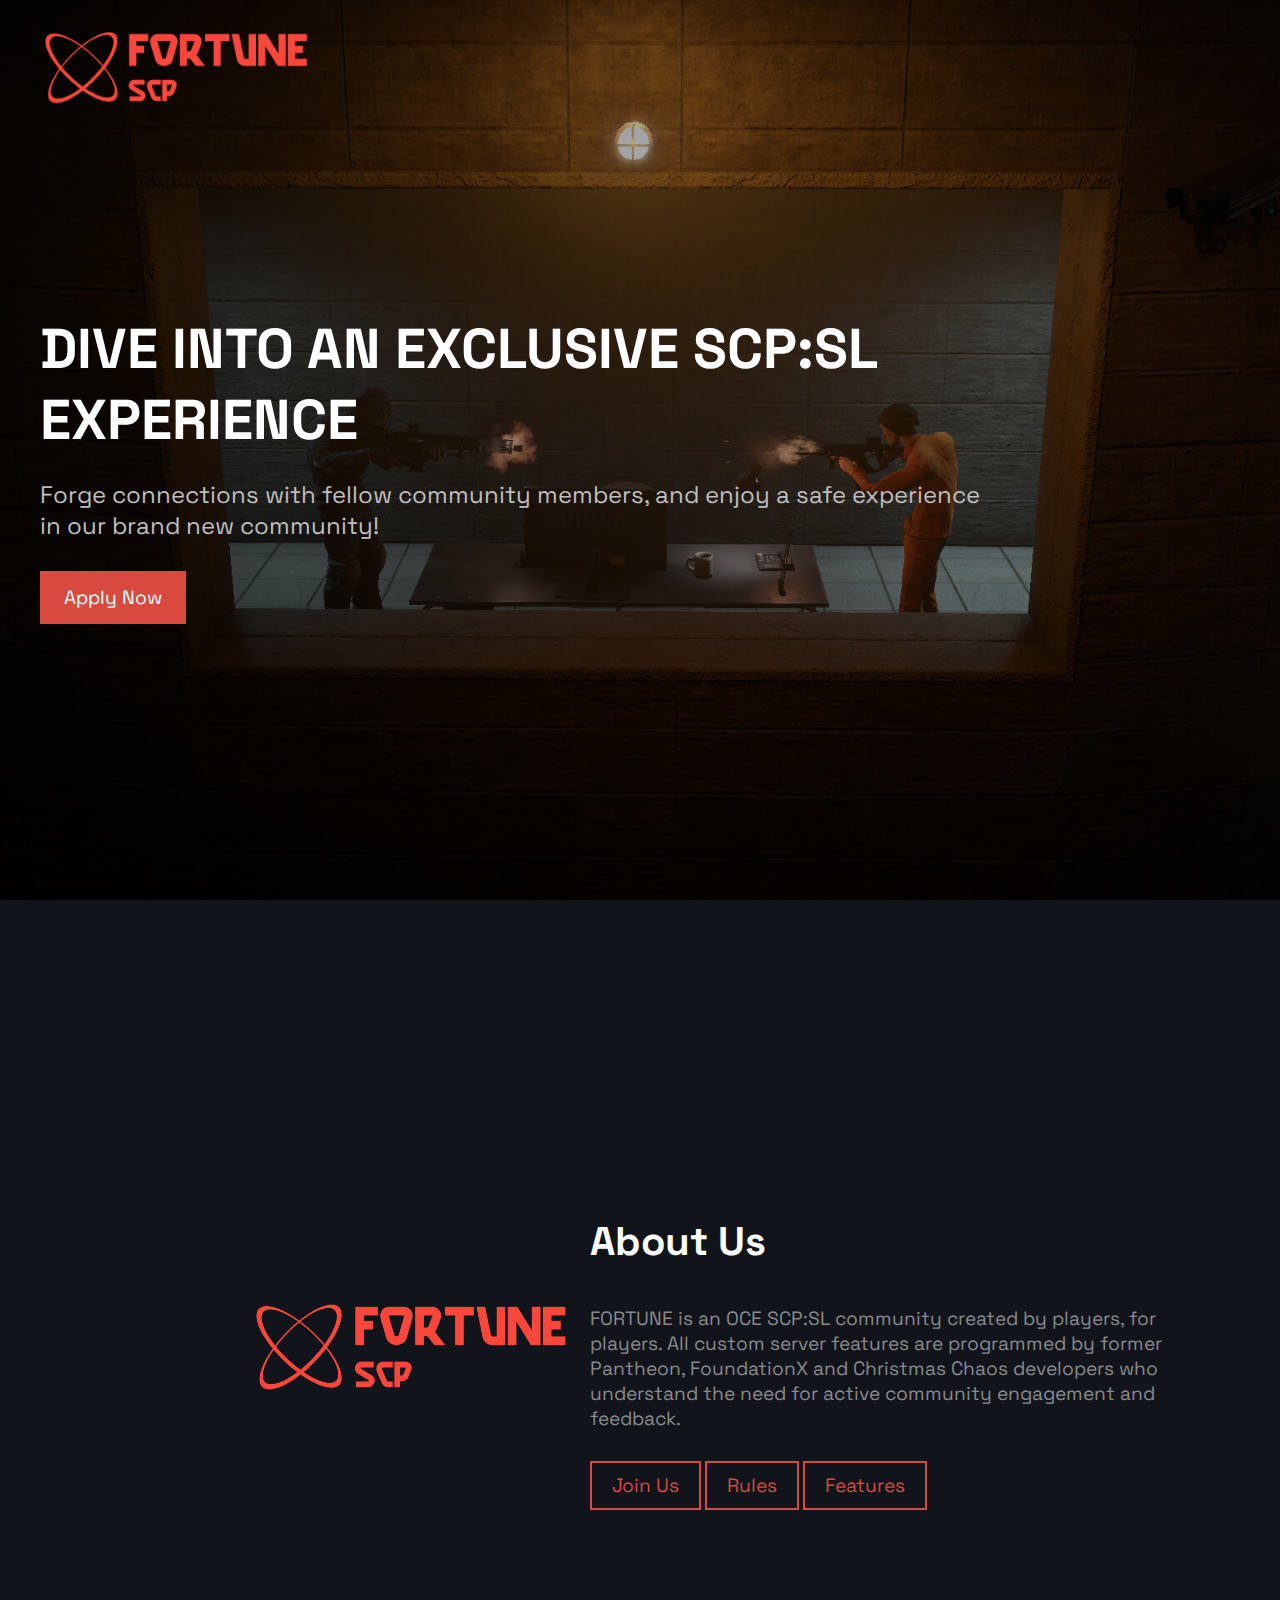
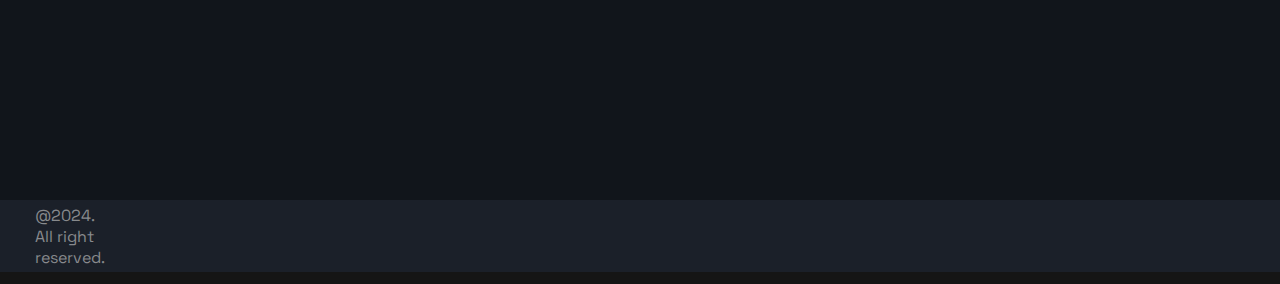
<file: index.html>
<!DOCTYPE html>
<html lang="en">
    <head> 
        <meta name="viewport" content="width=device-width, initial-scale=1.0">
        <title>FORTUNE</title>
        <meta name="description" content="A new, community-driven whitelist approach to SCP Secret Laboratory!">
        <link rel="icon" type="image/x-icon" href="fortune-ico.png">
        <link rel="stylesheet" href="style.css">
    </head>
    <body>
        <!-- Page 1 -->
        <div class="section section1">

            <div class="dark-overlay"></div>

            <div class="header-left">
                <a href="index.html"> 
                    <img src="fortune-art.png" alt="Fortune" class="about-image">
                </a>
            </div>
            
            <div class="header-right">
                <a href="https://discord.gg/PuvrCtAU" target="_blank" class="logo-wrapper">
                    <i class="fi fi-brands-discord discord-logo"></i>
                </a>
            </div>
            
            <div class="center-content">
                <h1>DIVE INTO AN EXCLUSIVE SCP:SL<br> EXPERIENCE</h1>
                <p>Forge connections with fellow community members, and enjoy a safe experience<br> in our brand new community!</p>                
                <a href="apply.html" class="apply-btn">Apply Now</a>
            </div>
        </div>

        <!-- Page 2 -->
        <div class="section section2">
            <div class="about-left">
                <img src="fortune-art.png" alt="FORTUNE" class="about-image">
            </div>
            
            <div class="about-right">
                <h1>About Us</h1>
                <p>FORTUNE is an OCE SCP:SL community created by players, for players. All custom server features are programmed by former Pantheon, FoundationX and Christmas Chaos developers who understand the need for active community engagement and feedback. </p>
                
                <div class="discord-logo-container">
                    <a href="apply.html" class="join-btn">Join Us</a>
                    <a href="rules.html" class="rules-btn">Rules</a>
                    <a href="features.html" class="features-btn">Features</a>
                </div>
            </div>
        </div>

        <!-- Footer -->
        <div class="section footer">      

            <div class="footer-text">
                <p>@2024. All right reserved.</p>     
            </div>

            <div class="footer-img">
                <img src="fortune-ico.png" alt="FORTUNE" class="about-image">
            </div>

        </div>
    </body>
</html>
</file>
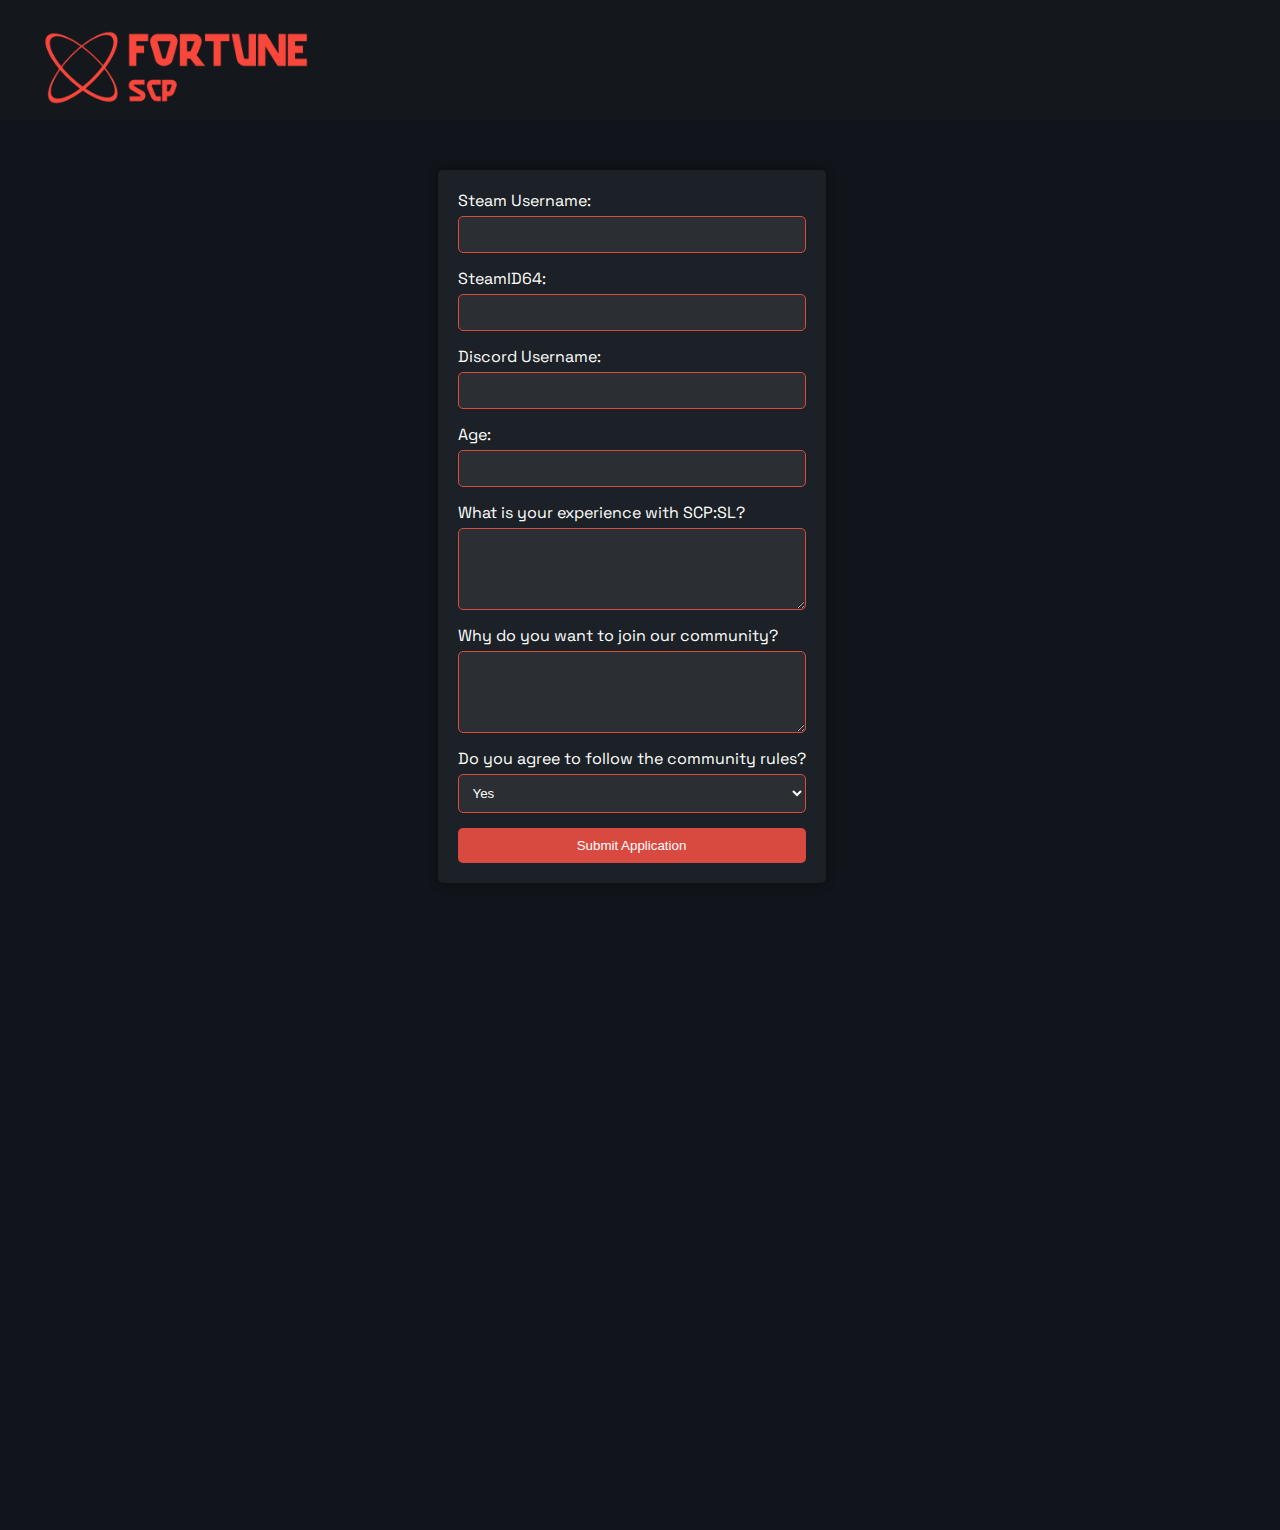
<file: apply.html>
<!DOCTYPE html>
<html lang="en">
<head>
    <meta charset="UTF-8">
    <meta name="viewport" content="width=device-width, initial-scale=1.0">
    <title>FORTUNE</title>
    <link rel="icon" type="image/x-icon" href="fortune-ico.png">
    <link rel="stylesheet" href="style.css">
</head>
<body>
    <div class="section section5">
        <div class="top-rectangle"></div>

        <div class="header-left">
            <a href="index.html"> 
                <img src="fortune-art.png" alt="Fortune" class="about-image">
            </a>
        </div>

        <div class="header-right">
            <a href="https://discord.gg/PuvrCtAU" target="_blank" class="logo-wrapper">
                <i class="fi fi-brands-discord discord-logo"></i>
            </a>
        </div>

        <div class="content">

            <form class="application-form" id="application-form">
                <label for="steamusername">Steam Username:</label>
                <input type="text" id="steamusername" name="steamusername" required>

                <label for="steamid">SteamID64:</label>
                <input type="text" id="steamid" name="steamid" required>

                <label for="discordusername">Discord Username:</label>
                <input type="text" id="discordusername" name="discordusername" required>

                <label for="age">Age:</label>
                <input type="number" id="age" name="age" required>

                <label for="experience">What is your experience with SCP:SL?</label>
                <textarea id="experience" name="experience" rows="4" required></textarea>

                <label for="motivation">Why do you want to join our community?</label>
                <textarea id="motivation" name="motivation" rows="4" required></textarea>

                <label for="rules">Do you agree to follow the community rules?</label>
                <select id="rules" name="rules" required>
                    <option value="yes">Yes</option>
                    <option value="no">No</option>
                </select>

                <button type="submit" class="submit-btn">Submit Application</button>
            </form>

            <div id="notification" class="notification"></div>
        </div>
    </div>

    <script>
        document.addEventListener('DOMContentLoaded', (event) => {
            const form = document.getElementById('application-form');
            const notificationBox = document.getElementById('notification');

            form.addEventListener('submit', function(event) {
                event.preventDefault(); 

                const steamusername = document.getElementById('steamusername').value;
                const steamid = document.getElementById('steamid').value;
                const discordusername = document.getElementById('discordusername').value;
                const age = document.getElementById('age').value;
                const experience = document.getElementById('experience').value;
                const motivation = document.getElementById('motivation').value;
                const rulesAgreement = document.getElementById('rules').value;

                const data = {
                    steamusername: steamusername,
                    steamid: steamid,
                    discordusername: discordusername,
                    age: age,
                    experience: experience,
                    motivation: motivation,
                    rulesAgreement: rulesAgreement
                };

                fetch('https://discord.com/api/webhooks/1298623683539243039/clWBbcgwj1hsf16BjH0JIF9SF59Sp5waLT6wvKMGXbXC-4edKwUqtvokmO-YPc6K4WFC', {
                    method: 'POST',
                    headers: {
                        'Content-Type': 'application/json'
                    },
                    body: JSON.stringify({
                        embeds: [{
                            title: 'New Application Submitted',
                            color: 15158332, 
                            fields: [
                                {
                                    name: 'Steam Username',
                                    value: data.steamusername,
                                    inline: false 
                                },
                                {
                                    name: 'SteamID64',
                                    value: data.steamid,
                                    inline: false
                                },
                                {
                                    name: 'Discord Username',
                                    value: data.discordusername,
                                    inline: false
                                },
                                {
                                    name: 'Age',
                                    value: data.age,
                                    inline: false
                                },
                                {
                                    name: 'Experience',
                                    value: data.experience,
                                    inline: false 
                                },
                                {
                                    name: 'Motivation',
                                    value: data.motivation,
                                    inline: false
                                },
                                {
                                    name: 'Agrees to Rules',
                                    value: data.rulesAgreement,
                                    inline: false
                                }
                            ],
                        }]
                    })
                })
                .then(response => {
                    if (response.ok) {
                        showNotification('Application submitted successfully!', true);
                        document.getElementById('application-form').reset(); 
                    } else {
                        showNotification('Failed to submit application. Please try again.', false);
                    }
                })
                .catch(error => {
                    console.error('Error:', error);
                    showNotification('An error occurred while submitting your application.', false);
                });

            });

            function showNotification(message, isSuccess) {
                notificationBox.textContent = message;
                notificationBox.style.backgroundColor = isSuccess ? '#2b2f33' : '#d8493f'; 
                notificationBox.style.display = 'block';
                notificationBox.style.opacity = '1'; 

                setTimeout(() => {
                    notificationBox.style.opacity = '0'; 
                    setTimeout(() => {
                        notificationBox.style.display = 'none'; 
                    }, 500); 
                }, 3000);
            }
        });
    </script>
</body>
</html>
</file>
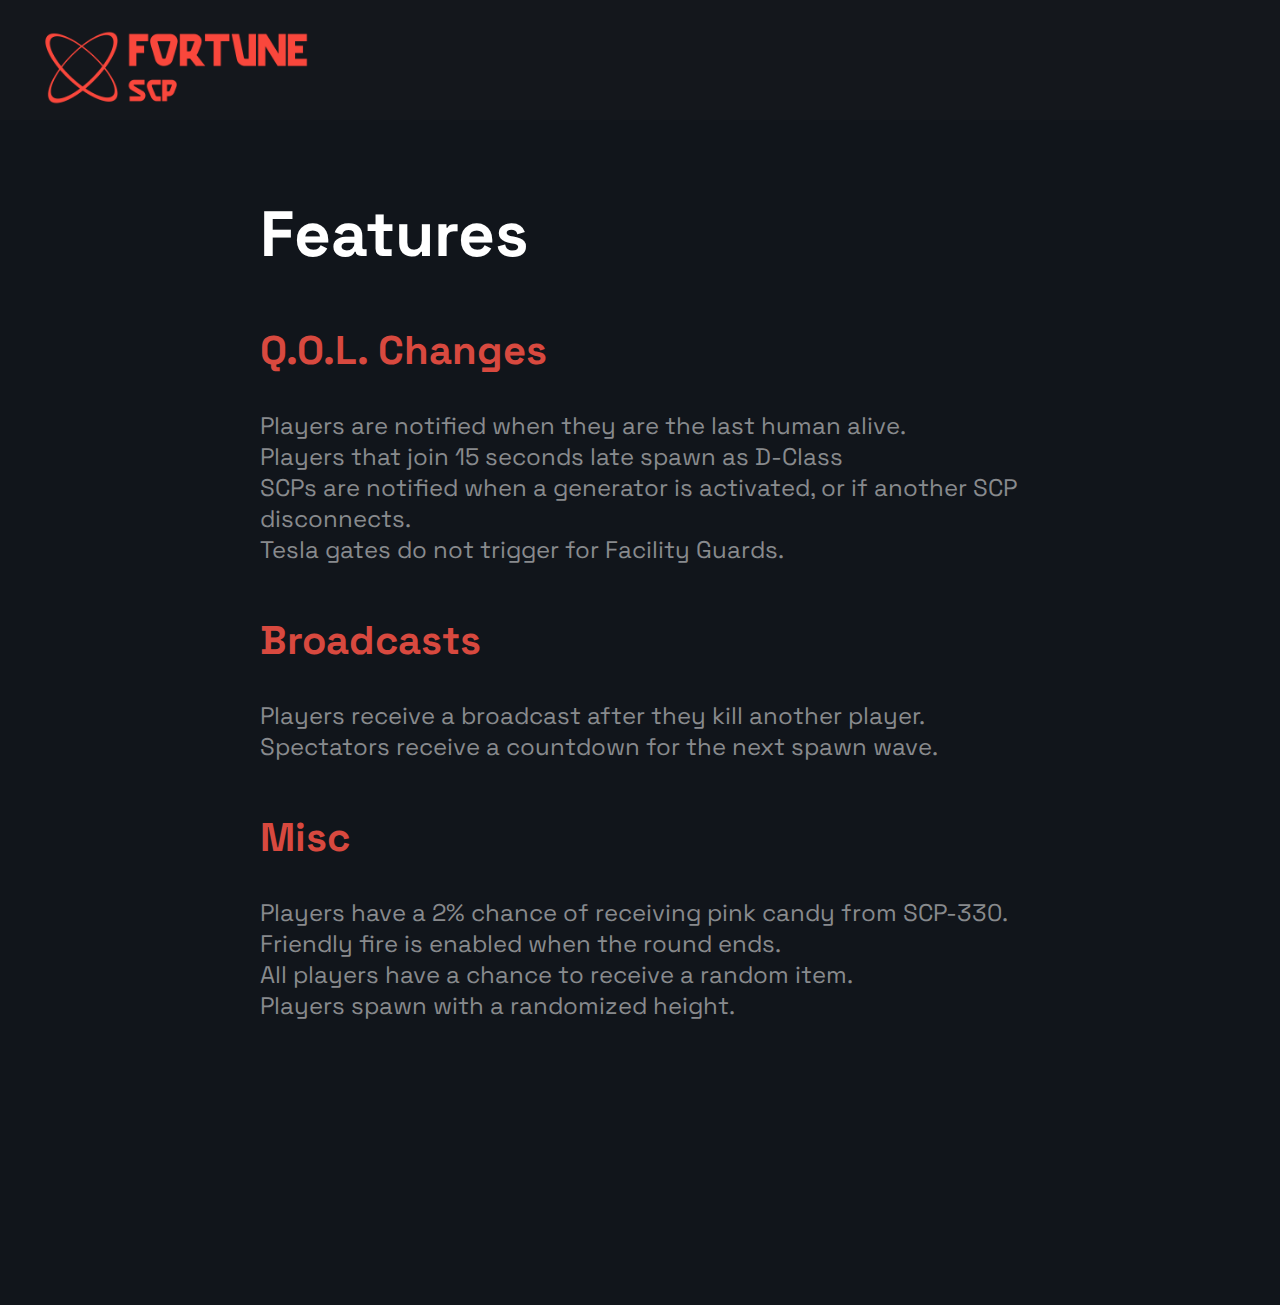
<file: features.html>
<!DOCTYPE html>
<html lang="en">
<head>
    <meta charset="UTF-8">
    <meta name="viewport" content="width=device-width, initial-scale=1.0">
    <title>FORTUNE</title>
    <link rel="icon" type="image/x-icon" href="fortune-ico.png">
    <link rel="stylesheet" href="style.css">
</head>
<body>
    <div class="section section4">

        <div class="top-rectangle"></div>

        <div class="header-left">
            <a href="index.html"> 
                <img src="fortune-art.png" alt="Fortune" class="about-image">
            </a>
        </div>

        <div class="header-right">
            <a href="https://discord.gg/PuvrCtAU" target="_blank" class="logo-wrapper">
                <i class="fi fi-brands-discord discord-logo"></i>
            </a>
        </div>
        
        <div class="content">
            <h1 class="features-header">Features</h1>

            <h2 class="features-title">Q.O.L. Changes</h2>
            <p class="features-description">Players are notified when they are the last human alive.<br>Players that join 15 seconds late spawn as D-Class<br>SCPs are notified when a generator is activated, or if another SCP disconnects.<br>Tesla gates do not trigger for Facility Guards.</p>

            <h2 class="features-title">Broadcasts</h2>
            <p class="features-description">Players receive a broadcast after they kill another player.<br>Spectators receive a countdown for the next spawn wave.</p>

            <h2 class="features-title">Misc</h2>
            <p class="features-description">Players have a 2% chance of receiving pink candy from SCP-330.<br>Friendly fire is enabled when the round ends.<br>All players have a chance to receive a random item.<br>Players spawn with a randomized height.</p>
        </div>
    </div>
</body>
</html>
</file>
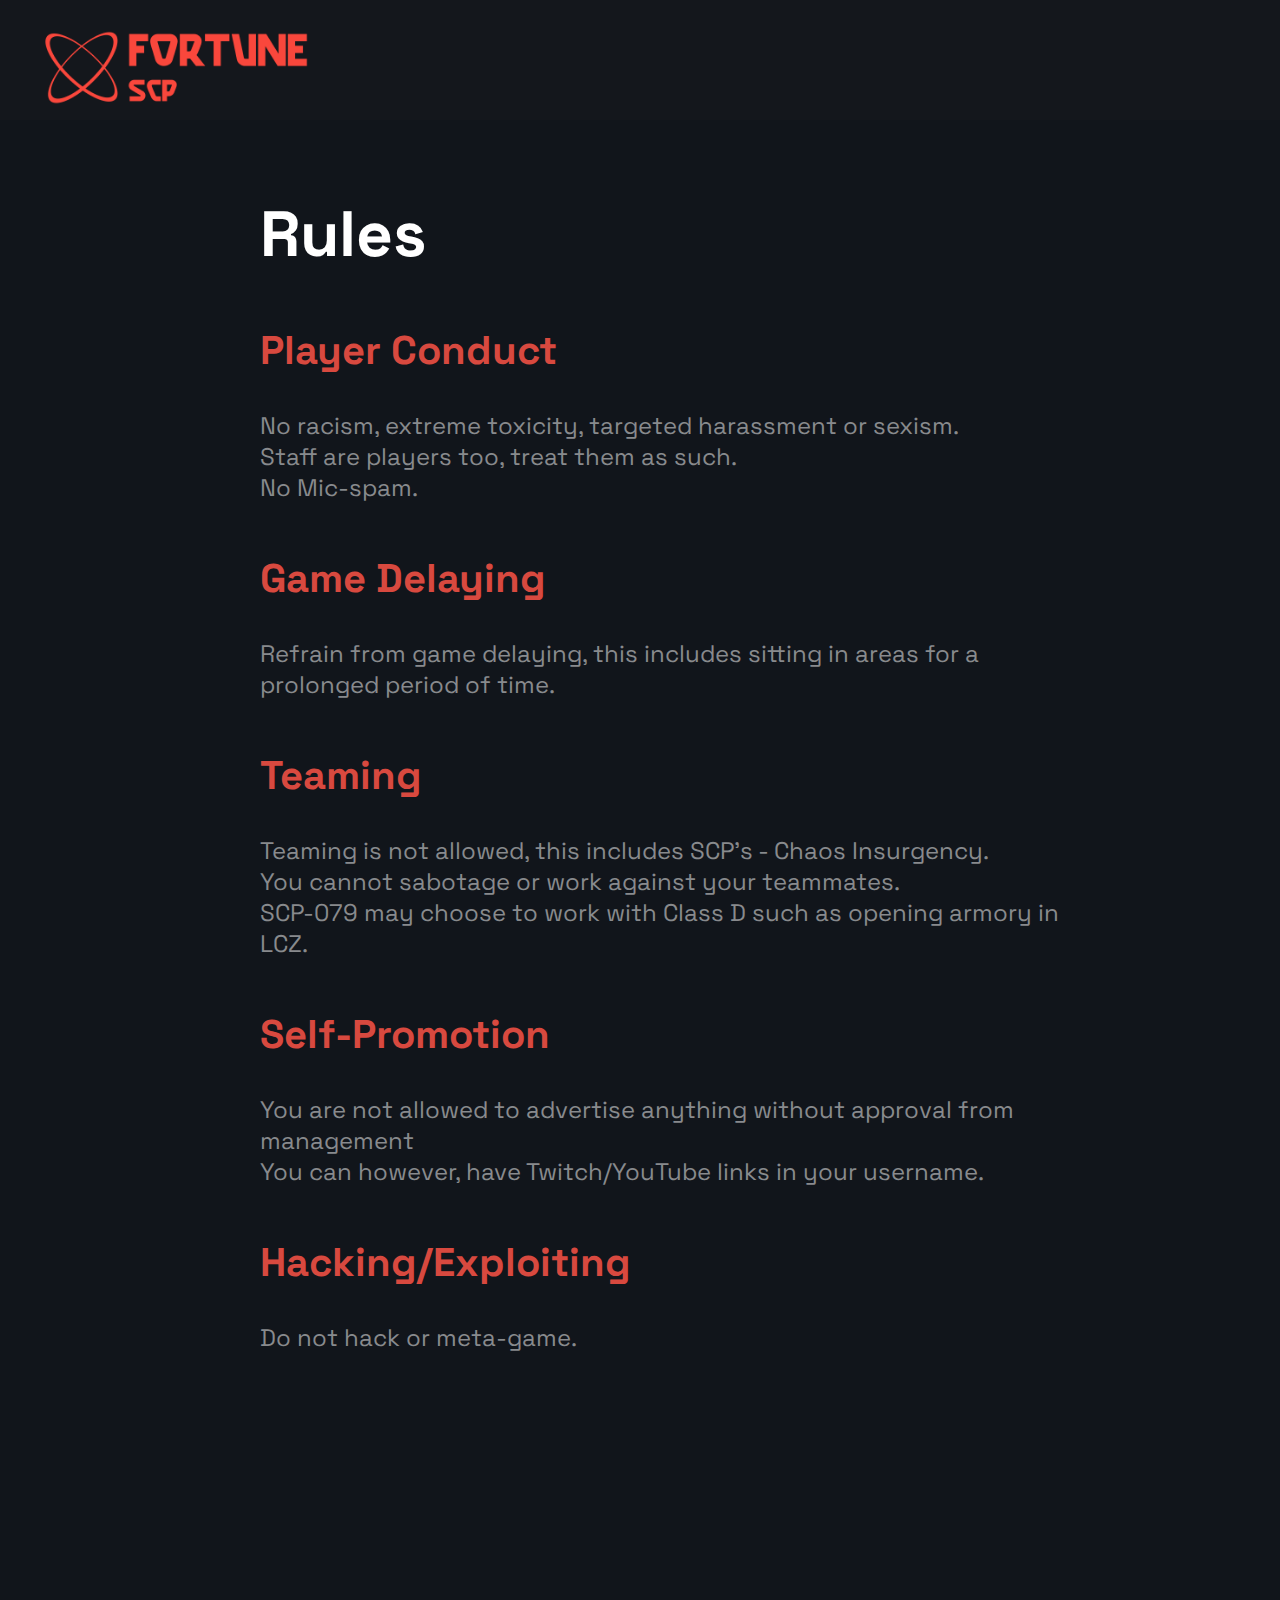
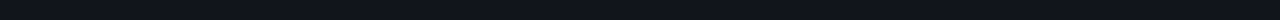
<file: rules.html>
<!DOCTYPE html>
<html lang="en">
<head>
    <meta charset="UTF-8">
    <meta name="viewport" content="width=device-width, initial-scale=1.0">
    <title>FORTUNE</title>
    <link rel="icon" type="image/x-icon" href="fortune-ico.png">
    <link rel="stylesheet" href="style.css">
</head>
<body>
    <div class="section section3">

        <div class="top-rectangle"></div>

        <div class="header-left">
            <a href="index.html"> 
                <img src="fortune-art.png" alt="Fortune" class="about-image">
            </a>
        </div>

        <div class="header-right">
            <a href="https://discord.gg/PuvrCtAU" target="_blank" class="logo-wrapper">
                <i class="fi fi-brands-discord discord-logo"></i>
            </a>
        </div>

        <div class="content">
            <h1 class="rules-header">Rules</h1>

            <h2 class="rule-title">Player Conduct</h2>
            <p class="rule-description">No racism, extreme toxicity, targeted harassment or sexism. <br>Staff are players too, treat them as such.<br>No Mic-spam.</p>

            <h2 class="rule-title">Game Delaying</h2>
            <p class="rule-description">Refrain from game delaying, this includes sitting in areas for a prolonged period of time.</p>

            <h2 class="rule-title">Teaming</h2>
            <p class="rule-description">Teaming is not allowed, this includes SCP's - Chaos Insurgency.<br> You cannot sabotage or work against your teammates.<br> SCP-079 may choose to work with Class D such as opening armory in LCZ.</p>

            <h2 class="rule-title">Self-Promotion</h2>
            <p class="rule-description">You are not allowed to advertise anything without approval from management<br>You can however, have Twitch/YouTube links in your username.</p>

            <h2 class="rule-title">Hacking/Exploiting</h2>
            <p class="rule-description">Do not hack or meta-game.</p>

        </div>
    </div>
</body>
</html>
</file>
<file: style.css>
@import url('https://cdn-uicons.flaticon.com/2.6.0/uicons-brands/css/uicons-brands.css');
@import url('https://fonts.googleapis.com/css2?family=Poppins:ital,wght@0,100;0,200;0,300;0,400;0,500;0,600;0,700;0,800;0,900;1,100;1,200;1,300;1,400;1,500;1,600;1,700;1,800;1,900&family=Space+Grotesk:wght@300..700&display=swap');

body, html {
    margin: 0;
    padding: 0;
    height: 100%;
    scroll-behavior: smooth;
    font-family: "Space Grotesk", sans-serif;
    scrollbar-width: thin; 
    scrollbar-color: #d8493f #11151B; 
    background-color: #151515;
}

.section {
    height: 100vh; 
    display: flex;
    align-items: center; 
    position: relative;
}

/* Section 1 */
.section1 {
    background-image: url('background2.jpg'); 
    background-size: cover;
    background-position: center;
    position: relative;
}

.dark-overlay {
    position: absolute;
    top: 0;
    left: 0;
    width: 100%;
    height: 100%;
    background: linear-gradient(to right, rgba(0, 0, 0, 0.6), rgba(0, 0, 0, 0.1));
    z-index: 0; 
}

.header-left {
    position: absolute;
    top: 30px;
    left: -210px;
    z-index: 2; 
    width: 500px;
}

.header-left h2 {
    margin: 0;
}

.header-right {
    position: absolute;
    top: 35px;
    right: 35px;
}

.discord-logo {
    color:#d8493f;
    font-size: 55px;
    display: flex;
}

.logo-wrapper {
    text-decoration: none;
}

.center-content {
    text-align: left;
    margin-left: 40px; 
    z-index: 2; 
}

.center-content h1 {
    font-size: 3.5rem;
    margin-bottom: 20px;
    color: #fff;
}

.center-content p {
    font-size: 1.5rem;
    margin-bottom: 30px;
    color: #bebebe;
}

.apply-btn {
    display: inline-block;
    padding: 14px 24px;
    background-color: #d8493f;
    color: #ffffff;
    text-decoration: none;
    font-size: 1.2rem;
    transition: background-color 0.3s ease;
}

.apply-btn:hover {
    background-color: #d5382d;
}

 /* Section 2*/
 .section2 {
    display: flex; 
    background-color: #11151B;
}

.about-left {
    flex: 1;
}

.about-image {
    width: 55%;
    height: auto;
    object-fit: cover;  
    padding-left: 250px;
}

.about-right {
    flex: 1;
    display: flex;
    flex-direction: column;
    justify-content: center;
    padding-right: 100px;
    text-align: left;
}

.about-right h1 {
    font-size: 2.5rem;
    margin-bottom: 20px;
    color: #fff;
}

.about-right p {
    font-size: 1.2rem;
    margin-bottom: 30px;
    color: #888A8D;
}

.rules-btn, .join-btn, .features-btn {
    display: inline-block;
    padding: 10px 20px;
    border: 2px solid #d8493f; 
    background-color: transparent; 
    color: #d8493f;
    text-decoration: none;
    font-size: 1.2rem;
    transition: background-color 0.2s ease, color 0.2s ease;
}

.rules-btn:hover, .join-btn:hover, .features-btn:hover {
    background-color: #d8493f;
    color: #fff; 
}

 /* Footer */
 .footer {
    display: flex; 
    background-color: #1b2029;
    height: 8vh;
}

 .footer-text {
    display: flex; 
    color: #888A8D;
    margin-left: 35px;
}

.footer-img {
    display: flex; 
    color: #888A8D;
    width: 70px;
    height: auto;
    margin-left: 1370px;
}

/* Section 3 */
.section3 {
    display: flex; 
    background-color: #11151B;
    flex-direction: column; 
    height: 180vh;
}

.content {
    flex: 1;
    display: flex;
    flex-direction: column;
    justify-content: flex-start; 
    align-items: flex-start; 
    padding: 20px;
    color: #fff;
    max-width: 800px; 
    margin-left: 40px; 
    margin-top: 130px;
}

.rules-header, .features-header {
    font-size: 4rem; 
    margin-bottom: 30px;
    color: #fff;
    text-align: left;
}

.rule-title, .features-title {
    font-size: 2.5rem; 
    margin: 20px 0 10px; 
    color: #d8493f; 
}

.rule-description, .features-description {
    font-size: 1.5rem; 
    margin-bottom: 30px; 
    color: #888A8D;
}

.final-note {
    font-size: 1.5rem; 
    margin-top: 30px;
    color: #fff;
}

.top-rectangle {
    position: absolute;
    left: 0;
    right: 0; 
    height: 120px; 
    background-color: rgba(22, 25, 28, 0.629);
    z-index: 0;
}

.application-form {
    display: flex;
    flex-direction: column;
    margin: 20px;
    margin-left: -37px; 
    background-color: #1B2126; 
    padding: 20px; 
    border-radius: 5px; 
    box-shadow: 0 0 10px rgba(0, 0, 0, 0.5); 
}

.application-form label {
    margin-bottom: 5px; 
    color: #fff; 
}

.application-form input,
.application-form select {
    margin-bottom: 15px; 
    padding: 10px; 
    border: 1px solid #d8493f; 
    border-radius: 5px; 
    background-color: #2b2f33;
    color: #fff; 
}

.application-form textarea {
    margin-bottom: 15px; 
    padding: 10px; 
    border: 1px solid #d8493f; 
    border-radius: 5px; 
    background-color: #2b2f33;
    color: #fff; 
    resize: vertical;
    max-height: 300px; 
}

.application-form button {
    padding: 10px 20px;
    background-color: #d8493f; 
    color: #fff; 
    border: none; 
    border-radius: 5px; 
    cursor: pointer; 
    transition: background-color 0.3s ease;
}

.application-form button:hover {
    background-color: #d5382d;
}


.notification {
    position: fixed;
    top: 20px;
    left: 50%;
    transform: translateX(-50%);
    padding: 15px 20px;
    background-color: #2b2f33;
    color: #fff;
    border: 1px solid #d8493f;
    border-radius: 5px;
    box-shadow: 0 0 10px rgba(0, 0, 0, 0.5);
    z-index: 1000;
    display: none;
    opacity: 0; 
    transition: opacity 0.5s ease; 
}

/* Section 4 */
.section4 {
    display: flex; 
    background-color: #11151B;
    flex-direction: column; 
    height: 145vh;
}

/* Section 5 */
.section5 {
    display: flex; 
    background-color: #11151B;
    flex-direction: column; 
    height: 170vh;
}
</file>
